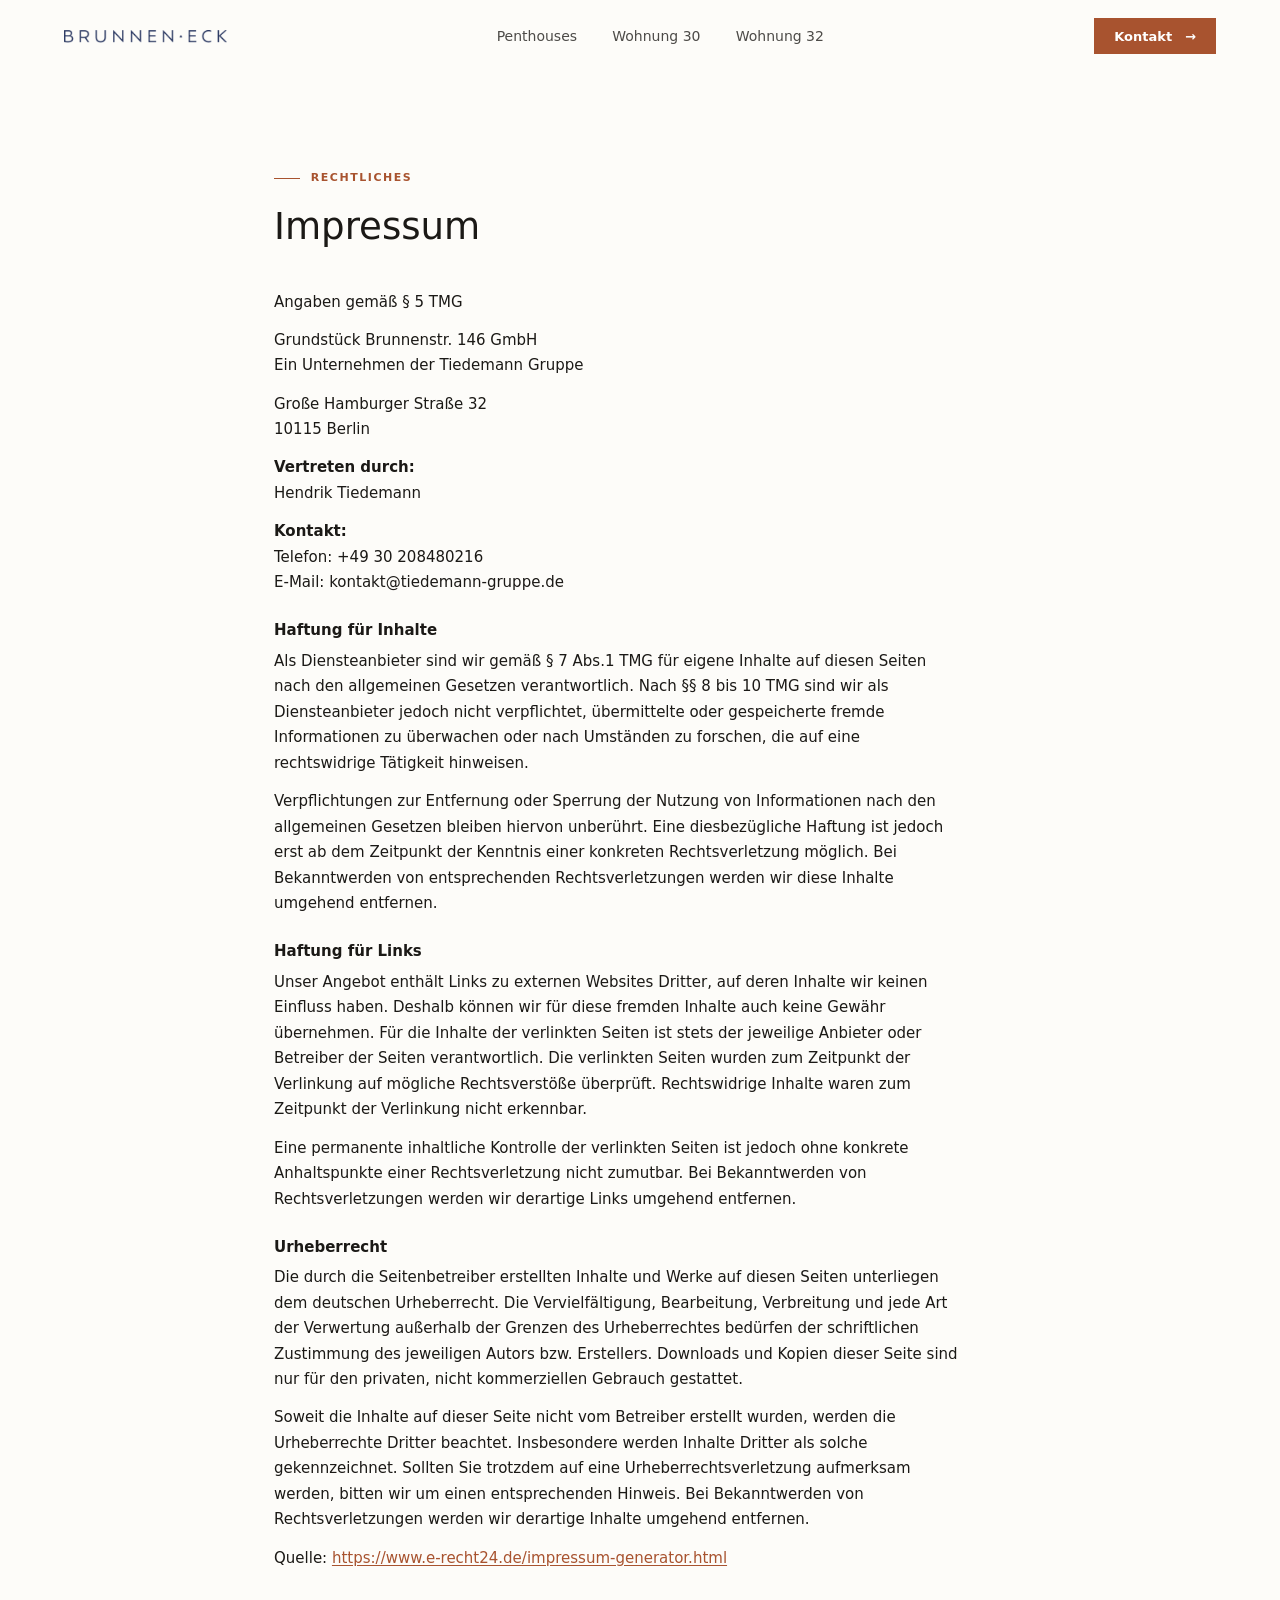
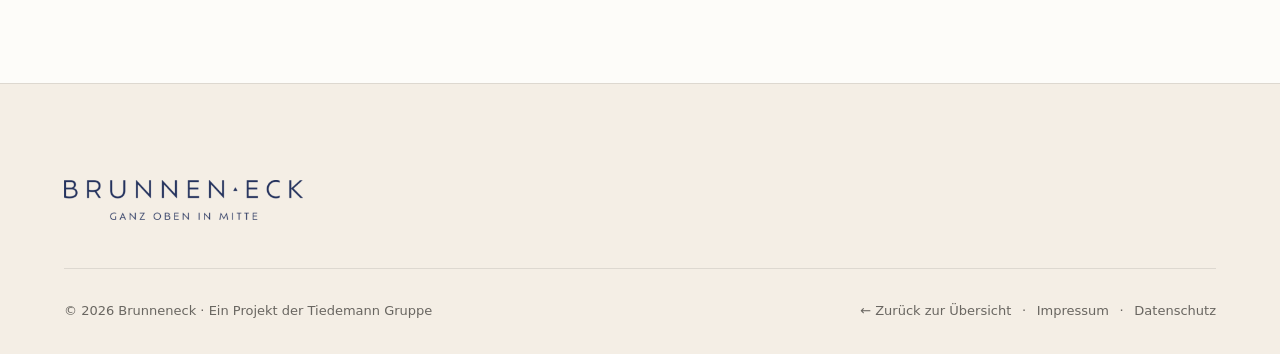
<file: impressum.html>
<!DOCTYPE html>
<html lang="de">
<head>
<meta charset="utf-8">
<meta name="viewport" content="width=device-width, initial-scale=1">
<title>Impressum · Brunneneck Berlin Mitte</title>
<meta name="description" content="Impressum Brunneneck Berlin Mitte">
<meta name="robots" content="noindex">
<link rel="icon" href="favicon.ico" sizes="any">
<link rel="icon" type="image/png" sizes="32x32" href="fotos/logo/favicon-32.png">
<link rel="apple-touch-icon" href="apple-touch-icon.png">
<meta name="theme-color" content="#fdfcf9">
<style>
:root {
  --ink:      #1b1916;
  --ink-2:    #2a2622;
  --paper:    #f8f4ee;
  --paper-2:  #f0eae0;
  --white:    #fdfcf9;
  --brick:    #a8532f;
  --brick-dk: #8e4426;
  --timber:   #d4b285;
  --sand:     #f4eee5;
  --navy:     #24325d;
  --muted:    rgba(27,25,22,.64);
  --rule:     rgba(27,25,22,.1);
  --rule-inv: rgba(251,249,245,.14);
  --g:   clamp(1.25rem, 5vw, 4.5rem);
  --max: 1320px;
  --sans:  'Segoe UI', system-ui, -apple-system, 'Helvetica Neue', Arial, sans-serif;
  /* Typo-Skala nach Tiedemann Design System: display 40/1.05 · h1 28/1.2 · h2 20/1.3 · body 15/1.6 · small 13/1.5 · label 11/600/.14em */
  --fs-display: clamp(40px, 4.4vw, 64px);
  --fs-h1: clamp(28px, 2.9vw, 40px);
  --fs-h2: 20px;
  --fs-body: 15px;
  --fs-lead: 17px;
  --fs-small: 13px;
  --fs-label: 11px;
  --fs-button: 14px;
  --ease:  cubic-bezier(.2,.7,.2,1);
}
*, *::before, *::after { box-sizing: border-box; margin: 0; padding: 0; }
html { scroll-behavior: smooth; scroll-padding-top: 72px; }
body { font-family: var(--sans); font-weight: 400; color: var(--ink); background: var(--white); font-size: var(--fs-body); line-height: 1.6; -webkit-font-smoothing: antialiased; overflow-x: hidden; }
img { display: block; max-width: 100%; }
a { color: inherit; text-decoration: none; }
button { font: inherit; color: inherit; }
/* Titel = Wortpaar: zurücktretendes Wort Light 300, tragendes Wort (em) SemiBold 600 */
h1, h2, h3 { font-family: var(--sans); font-weight: 300; line-height: 1.2; letter-spacing: 0; }
h2 { font-size: var(--fs-h1); }
h3 { font-size: var(--fs-h2); line-height: 1.3; }
h1 em, h2 em, h3 em { font-style: normal; font-weight: 600; }
.wrap { max-width: var(--max); margin-inline: auto; padding-inline: var(--g); }
.label { display: inline-flex; align-items: center; gap: .7rem; font-size: var(--fs-label); font-weight: 600; line-height: 1.4; letter-spacing: .14em; text-transform: uppercase; color: var(--brick); }
.label::before { content: ''; width: 1.6rem; height: 1px; background: currentColor; flex-shrink: 0; }
.lead { font-size: var(--fs-lead); font-weight: 400; color: var(--muted); max-width: 62ch; line-height: 1.6; }
.lead + .lead { margin-top: 1rem; }
section { padding-block: clamp(6rem, 12vw, 10rem); }
.paper { background: var(--paper); }
.sand  { background: var(--sand); }
.caption { font-size: var(--fs-small); line-height: 1.5; color: var(--muted); margin-top: .8rem; }

/* Buttons & links */
.btn { display: inline-flex; align-items: center; gap: .8rem; font-size: var(--fs-button); font-weight: 600; line-height: 1; letter-spacing: 0; padding: 1rem 1.6rem; border: 1px solid transparent; cursor: pointer; transition: background .25s, color .25s, border-color .25s; border-radius: 0; }
.btn .arr { transition: transform .25s var(--ease); }
.btn:hover .arr { transform: translateX(4px); }
.btn-brick { background: var(--brick); color: #fff; }
.btn-brick:hover { background: var(--brick-dk); }
.btn-ghost { border-color: rgba(255,255,255,.45); color: #fff; }
.btn-ghost:hover { background: rgba(255,255,255,.12); }
.btn-ink { background: var(--navy); color: #fff; }
.btn-ink:hover { background: var(--brick); }
.tlink { display: inline-flex; align-items: center; gap: .6rem; font-size: var(--fs-button); font-weight: 600; border-bottom: 1px solid currentColor; padding-bottom: .2rem; transition: gap .25s var(--ease), color .2s; }
.tlink:hover { gap: 1rem; color: var(--brick); }

/* NAV */
.nav { position: fixed; inset: 0 0 auto; z-index: 80; color: var(--ink); background: rgba(253,252,249,.97); backdrop-filter: blur(14px); -webkit-backdrop-filter: blur(14px); transition: box-shadow .35s; }
.nav.solid { box-shadow: 0 1px 0 var(--rule), 0 8px 24px rgba(27,25,22,.04); }
.nav-in { height: 72px; display: flex; align-items: center; justify-content: space-between; gap: 2rem; }
.logo { display: inline-flex; align-items: center; gap: 1rem; white-space: nowrap; flex-shrink: 0; }
.logo img { height: 13px; width: auto; }
.logo small { font-size: var(--fs-label); font-weight: 600; letter-spacing: .14em; text-transform: uppercase; color: var(--muted); padding-left: 1rem; border-left: 1px solid var(--rule); line-height: 1.4; }
.nav ul { display: flex; gap: 2.2rem; list-style: none; font-size: var(--fs-button); }
.nav ul a { opacity: .78; transition: opacity .2s; white-space: nowrap; }
.nav ul a:hover { opacity: 1; }
.nav .btn { padding: .65rem 1.2rem; font-size: var(--fs-small); }
@media (max-width: 520px) { .logo img { height: 11px; } .nav-in { gap: 1rem; } }
@media (max-width: 1080px) { .nav ul { display: none; } }
@media (max-width: 1280px) { .logo small { display: none; } }

/* HERO */
.hero { position: relative; min-height: 100svh; display: grid; align-items: end; color: #fff; overflow: hidden; padding: 0; }
.hero-media { position: absolute; inset: 0; }
.hero-media img { width: 100%; height: 100%; object-fit: cover; animation: heroZoom 9s linear both; }
@keyframes heroZoom { from { transform: scale(1.06); } to { transform: scale(1); } }
.hero::after { content: ''; position: absolute; inset: 0; background: linear-gradient(90deg, rgba(20,18,15,.62) 0%, rgba(20,18,15,.4) 45%, rgba(20,18,15,0) 75%), linear-gradient(180deg, rgba(20,18,15,0) 0%, rgba(20,18,15,0) 20%, rgba(20,18,15,.46) 46%, rgba(20,18,15,.8) 100%); pointer-events: none; }
.hero-body { position: relative; z-index: 2; padding-top: 140px; }
.hero .label { color: #fff; }
.hero h1 { font-size: var(--fs-display); line-height: 1.05; margin-top: 1.4rem; max-width: 18ch; }
.hero h1 em { color: #f8eedd; }
@media (max-width: 760px) { .hero::after { background: linear-gradient(180deg, rgba(20,18,15,0) 0%, rgba(20,18,15,.25) 8%, rgba(20,18,15,.6) 16%, rgba(20,18,15,.62) 60%, rgba(20,18,15,.84) 100%); } .hero h1 em { color: #fff; } }
.hero-row { display: flex; justify-content: space-between; align-items: flex-end; gap: 2rem; flex-wrap: wrap; margin-top: 2rem; }
.hero-row p { max-width: 52ch; color: rgba(255,255,255,.94); font-size: var(--fs-lead); }
.hero-cta { display: flex; gap: .8rem; flex-wrap: wrap; }
.hero-facts { position: relative; z-index: 2; margin-top: clamp(2.5rem, 6vh, 4rem); border-top: 1px solid rgba(255,255,255,.22); display: grid; grid-template-columns: repeat(4, 1fr); }
.hero-facts > div { padding: 1.3rem 1.5rem 1.6rem 0; min-width: 0; }
.hero-facts b { display: block; font-weight: 300; font-size: clamp(22px, 2.2vw, 28px); line-height: 1.2; }
.hero-facts span { display: block; font-size: var(--fs-label); font-weight: 600; letter-spacing: .14em; text-transform: uppercase; color: rgba(255,255,255,.86); margin-top: .5rem; }
@media (max-width: 760px) {
  .hero-facts { grid-template-columns: 1fr 1fr; }
  .hero-facts > div:nth-child(-n+2) { border-bottom: 1px solid rgba(255,255,255,.14); }
}

/* INTRO */
.intro { display: grid; grid-template-columns: 1.1fr .9fr; gap: clamp(2.5rem, 7vw, 7rem); align-items: center; }
.intro h2 { margin-top: 1.2rem; max-width: 20ch; }
.intro .lead:first-of-type { margin-top: 1.6rem; }
.intro-img { aspect-ratio: 4/5; overflow: hidden; background: var(--paper-2); cursor: zoom-in; }
.intro-img img { width: 100%; height: 100%; object-fit: cover; transition: transform 1.2s var(--ease); }
.intro-img:hover img { transform: scale(1.03); }
.kpis { display: grid; grid-template-columns: 1fr 1fr; margin-top: 2.5rem; border-top: 1px solid var(--rule); }
.kpis div { padding: 1.1rem 0; border-bottom: 1px solid var(--rule); min-width: 0; }
.kpis div:nth-child(odd) { padding-right: 1rem; border-right: 1px solid var(--rule); }
.kpis div:nth-child(even) { padding-left: 1.2rem; }
.kpis div:last-child:nth-child(odd) { grid-column: 1 / -1; border-right: 0; }
.kpis b { display: block; font-weight: 300; font-size: var(--fs-h1); line-height: 1.2; }
.kpis span { font-size: var(--fs-label); font-weight: 600; letter-spacing: .14em; text-transform: uppercase; color: var(--muted); }
@media (max-width: 860px) { .intro { grid-template-columns: 1fr; } .intro-img { aspect-ratio: 4/3; order: -1; } }

/* GALLERY RAIL */
.view { padding-bottom: 0; }
.sec-head { display: flex; justify-content: space-between; align-items: flex-end; gap: 2rem; flex-wrap: wrap; margin-bottom: clamp(2.5rem, 5vw, 4rem); }
.sec-head h2 { margin-top: 1.2rem; max-width: 18ch; }
.rail { display: flex; gap: clamp(.6rem, 1.2vw, 1rem); overflow-x: auto; scroll-snap-type: x mandatory; scrollbar-width: none; padding: clamp(2.5rem, 5vw, 4rem) var(--g) clamp(6rem, 12vw, 10rem); }
.rail::-webkit-scrollbar { display: none; }
.rail figure { flex: 0 0 auto; scroll-snap-align: start; height: clamp(280px, 56vh, 600px); max-width: calc(100vw - 2 * var(--g)); overflow: hidden; cursor: zoom-in; background: var(--paper-2); }
.rail figure:focus-visible { outline-offset: -3px; }
.rail img { height: 100%; width: auto; max-width: none; object-fit: cover; transition: transform 1.2s var(--ease); }
.rail figure:hover img { transform: scale(1.03); }
.rail-ctrl { display: flex; gap: .5rem; }
.rail-ctrl button { width: 3rem; height: 3rem; border-radius: 0; border: 1px solid var(--rule); background: none; cursor: pointer; font-size: 1rem; transition: background .2s, color .2s; }
.rail-ctrl button:hover { background: var(--navy); border-color: var(--navy); color: #fff; }

/* AUSSTATTUNG */
.equip { display: grid; grid-template-columns: 1fr 1.25fr; gap: clamp(2.5rem, 7vw, 7rem); align-items: start; }
.equip h2 { margin-top: 1.2rem; max-width: 16ch; }
.equip .lead { margin-top: 1.4rem; }
.feat { list-style: none; columns: 2; column-gap: clamp(1.5rem, 4vw, 3rem); }
.feat li { break-inside: avoid; padding: .75rem 0 .75rem 1.6rem; position: relative; font-size: var(--fs-body); border-bottom: 1px dashed var(--rule); }
.feat li::before { content: ''; position: absolute; left: 0; top: 1.3rem; width: .55rem; height: 1px; background: var(--brick); }
@media (max-width: 860px) { .equip { grid-template-columns: 1fr; } }
@media (max-width: 560px) { .feat { columns: 1; } }

/* GRUNDRISS */
.plan-grid { display: grid; grid-template-columns: minmax(0, 1fr) minmax(0, 1.4fr); gap: clamp(2rem, 5vw, 5rem); align-items: start; }
.plan-grid h2 { margin-top: 1.2rem; max-width: 16ch; }
.plan-grid .lead { margin-top: 1.4rem; }
.lead b { font-weight: 600; color: var(--ink); }
.plan { background: #fff; border: 1px solid var(--rule); padding: clamp(1rem, 2.5vw, 2rem); position: relative; cursor: zoom-in; }
.plan img { width: 100%; height: auto; }
.plan-vars { display: flex; flex-wrap: wrap; gap: .4rem; margin-top: 1rem; }
.plan-vars button { font: inherit; font-size: var(--fs-small); font-weight: 600; padding: .6rem 1rem; min-height: 40px; border: 1px solid var(--rule); background: transparent; color: var(--ink); cursor: pointer; border-radius: 0; transition: background .2s, color .2s, border-color .2s; }
.plan-vars button:hover { border-color: var(--navy); }
.plan-vars button[aria-pressed="true"] { background: var(--navy); border-color: var(--navy); color: #fff; }
.plan-meta { display: flex; justify-content: space-between; gap: 1rem; flex-wrap: wrap; font-size: var(--fs-small); color: var(--muted); margin-top: .9rem; }
.plan-zoom { position: absolute; top: 1rem; right: 1rem; width: 2.6rem; height: 2.6rem; border-radius: 0; background: var(--navy); color: #fff; display: grid; place-items: center; font-size: 1.1rem; opacity: .85; transition: opacity .2s, transform .2s; }
.plan:hover .plan-zoom { opacity: 1; transform: scale(1.08); }
@media (max-width: 900px) { .plan-grid { grid-template-columns: 1fr; } }

/* LAGE */
.loc { display: grid; grid-template-columns: 1fr 1fr; min-height: 80vh; padding: 0; }
.loc-img { overflow: hidden; }
.loc-img img { width: 100%; height: 100%; object-fit: cover; }
.loc-text { padding: clamp(4rem, 9vw, 8rem) var(--g); display: flex; flex-direction: column; justify-content: center; }
.loc-text h2 { margin-top: 1.2rem; }
.loc-text .lead:first-of-type { margin-top: 1.6rem; }
.addr { margin-top: 2.5rem; padding-top: 1.4rem; border-top: 1px solid var(--rule); font-size: var(--fs-small); color: var(--muted); }
@media (max-width: 860px) { .loc { grid-template-columns: 1fr; } .loc-img { aspect-ratio: 4/5; max-height: 70vh; } }

/* WEITERE WOHNUNGEN */
.others { display: grid; grid-template-columns: 1fr 1fr; gap: clamp(1rem, 2vw, 1.6rem); }
.other { display: flex; flex-direction: column; background: var(--white); border: 1px solid var(--rule); transition: border-color .2s; }
.other:hover { border-color: var(--brick); }
.other-img { aspect-ratio: 3/2; overflow: hidden; background: var(--paper-2); }
.other-img img { width: 100%; height: 100%; object-fit: cover; transition: transform 1.2s var(--ease); }
.other:hover .other-img img { transform: scale(1.03); }
.other-body { padding: clamp(1.3rem, 2.5vw, 2rem); display: flex; flex-direction: column; flex: 1; }
.other h3 { margin-top: 1rem; font-size: var(--fs-h1); line-height: 1.2; }
.other p { margin-top: .6rem; color: var(--muted); font-size: var(--fs-small); }
.other .tlink { margin-top: auto; padding-top: 1.4rem; align-self: flex-start; border-bottom: 0; }
.other .tlink span { border-bottom: 1px solid currentColor; padding-bottom: .2rem; }
@media (max-width: 760px) { .others { grid-template-columns: 1fr; } }

/* CONTACT */
.contact { display: grid; grid-template-columns: 1fr 1.15fr; gap: clamp(2.5rem, 7vw, 7rem); align-items: start; }
.contact h2 { margin-top: 1.2rem; }
.contact .lead { margin-top: 1.4rem; }
.cards { margin-top: 2.5rem; display: grid; gap: .6rem; }
.cards a, .cards div { display: flex; justify-content: space-between; align-items: center; gap: 1rem; padding: 1.1rem 1.3rem; background: var(--white); border: 1px solid var(--rule); transition: border-color .2s; }
.cards a:hover { border-color: var(--brick); }
.cards span { font-size: var(--fs-label); font-weight: 600; letter-spacing: .14em; text-transform: uppercase; color: var(--muted); flex-shrink: 0; }
.cards b { font-weight: 400; font-size: var(--fs-body); text-align: right; min-width: 0; overflow-wrap: anywhere; }
.terms { margin-top: 1.6rem; padding-top: 1.2rem; border-top: 1px solid var(--rule); font-size: var(--fs-small); color: var(--muted); }
form { background: var(--white); padding: clamp(1.5rem, 4vw, 3rem); border: 1px solid var(--rule); }
.f-row { display: grid; grid-template-columns: 1fr 1fr; gap: 1.4rem; }
.f { margin-bottom: 1.5rem; }
.f > label, .f .f-label { display: block; font-size: var(--fs-label); font-weight: 600; letter-spacing: .14em; text-transform: uppercase; color: var(--muted); margin-bottom: .45rem; }
.f input, .f textarea { width: 100%; font: inherit; font-size: var(--fs-body); color: var(--ink); background: transparent; border: 0; border-bottom: 1px solid var(--rule); padding: .6rem 0; border-radius: 0; transition: border-color .2s; }
.f input:focus, .f textarea:focus { outline: none; border-color: var(--brick); }
.f textarea { min-height: 120px; resize: vertical; }
.chips { display: flex; flex-wrap: wrap; gap: .5rem; border: 0; }
.chips label { position: relative; margin: 0; font-size: var(--fs-small); color: var(--ink); }
.chips input { position: absolute; opacity: 0; pointer-events: none; }
.chips span { display: inline-block; padding: .55rem 1rem; border: 1px solid var(--rule); border-radius: 0; cursor: pointer; transition: .2s; }
.chips input:checked + span { background: var(--navy); color: #fff; border-color: var(--navy); }
.chips input:focus-visible + span { outline: 2px solid var(--brick); outline-offset: 2px; }
.consent { display: flex; gap: .8rem; align-items: flex-start; font-size: var(--fs-small); color: var(--muted); margin-bottom: 1.6rem; }
.consent input { margin-top: .25rem; accent-color: var(--brick); }
@media (max-width: 860px) { .contact { grid-template-columns: 1fr; } }
@media (max-width: 520px) { .f-row { grid-template-columns: 1fr; gap: 0; } }

/* FOOTER */
footer { background: var(--sand); color: var(--muted); font-size: var(--fs-small); border-top: 1px solid var(--rule); }
.foot { display: flex; justify-content: space-between; gap: 1.5rem; flex-wrap: wrap; padding-block: 2rem; border-top: 1px solid var(--rule); }
.foot a { transition: color .2s; }
.foot a:hover { color: var(--brick); }
.foot-big { padding-block: clamp(3.5rem, 8vw, 6rem) clamp(2rem, 4vw, 3rem); }
.foot-big img { height: 40px; width: auto; }
@media (max-width: 520px) { .foot-big img { height: 32px; } }

/* LIGHTBOX */
.lb { position: fixed; inset: 0; z-index: 200; background: rgba(15,13,11,.95); display: grid; place-items: center; opacity: 0; visibility: hidden; pointer-events: none; transition: opacity .3s, visibility 0s .3s; padding: 4.5rem 1rem 2rem; }
.lb.open { opacity: 1; visibility: visible; pointer-events: auto; transition: opacity .3s; }
.lb-stage { max-width: 100%; }
.lb img { max-width: min(94vw, 1400px); max-height: 78svh; object-fit: contain; margin-inline: auto; }
.lb img.plan-img { background: #fff; }
.lb p { color: rgba(255,255,255,.7); font-size: var(--fs-small); text-align: center; margin-top: 1rem; }
.lb-btn { position: absolute; width: 3rem; height: 3rem; border-radius: 0; border: 1px solid rgba(255,255,255,.3); background: rgba(15,13,11,.5); color: #fff; font-size: 1.2rem; cursor: pointer; transition: background .2s; }
.lb-btn:hover { background: rgba(255,255,255,.14); }
.lb-x { top: 1.2rem; right: 1.2rem; font-size: 1.4rem; }
.lb-prev { left: 1.2rem; top: 50%; transform: translateY(-50%); }
.lb-next { right: 1.2rem; top: 50%; transform: translateY(-50%); }
.lb-count { position: absolute; top: 1.2rem; left: 1.2rem; height: 3rem; display: flex; align-items: center; color: rgba(255,255,255,.7); font-size: var(--fs-small); }
.lb.single .lb-prev, .lb.single .lb-next, .lb.single .lb-count { display: none; }
@media (max-width: 700px) { .lb-prev, .lb-next { top: auto; bottom: 1rem; transform: none; } .lb { padding-bottom: 5rem; } }

/* Reveal */
.r { opacity: 0; transform: translateY(24px); transition: opacity 1s var(--ease), transform 1s var(--ease); }
.r.in { opacity: 1; transform: none; }
@media (prefers-reduced-motion: reduce) {
  html { scroll-behavior: auto; }
  .r { opacity: 1; transform: none; transition: none; }
  .hero-media img { animation: none; }
  .rail img, .intro-img img, .other-img img { transition: none; }
}
:focus-visible { outline: 2px solid var(--brick); outline-offset: 3px; }

/* Heller Header: Foto frei, Text auf heller Fläche */
.hero { min-height: 0; display: block; color: var(--ink); padding-top: 72px; background: var(--paper); }
.hero::after { display: none; }
.hero-media { position: relative; inset: auto; height: clamp(360px, 64svh, 760px); overflow: hidden; }
.hero-body { position: relative; z-index: 2; background: var(--white); margin-top: clamp(-180px, -12vw, -64px); padding-top: clamp(2rem, 4vw, 3.5rem); padding-bottom: .5rem; }
.hero .label { color: var(--brick); }
.hero h1 { margin-top: 1.2rem; }
.hero h1 em { color: var(--ink); }
.hero-row p { color: var(--muted); }
.hero .btn-ghost { border-color: rgba(27,25,22,.22); color: var(--ink); }
.hero .btn-ghost:hover { background: rgba(27,25,22,.05); border-color: var(--navy); }
.hero-facts { border-top: 1px solid var(--rule); }
.hero-facts b { color: var(--ink); }
.hero-facts span { color: var(--muted); }
.hero-ctrl { color: var(--muted); }
.hero-ctrl button { border-color: rgba(27,25,22,.22); color: var(--ink); }
.hero-ctrl button:hover { background: rgba(27,25,22,.05); }
.hero-bar { background: var(--rule); }
.hero-bar i { background: var(--navy); }
@media (max-width: 760px) {
  .hero-media { height: clamp(260px, 46svh, 420px); }
  .hero-body { margin-top: 0; }
  .hero h1 em { color: var(--ink); }
  .hero-facts > div:nth-child(-n+2) { border-bottom: 1px solid var(--rule); }
}

.legal { padding-top: calc(72px + clamp(3rem, 7vw, 6rem)); padding-bottom: clamp(4rem, 9vw, 7rem); }
.legal .wrap { max-width: 860px; }
.legal h1 { font-size: var(--fs-h1); margin: 1.2rem 0 2.5rem; }
.legal h2 { font-size: var(--fs-h2); line-height: 1.3; font-weight: 600; margin: 2.5rem 0 .8rem; }
.legal h3 { font-size: var(--fs-body); font-weight: 600; margin: 1.6rem 0 .5rem; }
.legal p, .legal li { font-size: var(--fs-body); line-height: 1.7; color: var(--ink); max-width: 72ch; }
.legal p + p { margin-top: .8rem; }
.legal ul, .legal ol { margin: .6rem 0 .6rem 1.2rem; }
.legal a { color: var(--brick); text-decoration: underline; text-underline-offset: 2px; word-break: break-word; }
</style>
</head>
<body>
<header class="nav" id="nav">
  <div class="wrap nav-in">
    <a class="logo" href="index.html"><img src="fotos/logo/brunnen-eck-wortmarke.png" alt="Brunnen-Eck" width="400" height="32"></a>
    <ul>
      <li><a href="index.html">Penthouses</a></li>
      <li><a href="wohnung-30.html">Wohnung 30</a></li>
      <li><a href="wohnung-32.html">Wohnung 32</a></li>
    </ul>
    <a class="btn btn-brick" href="index.html#kontakt">Kontakt <span class="arr">→</span></a>
  </div>
</header>
<main class="legal">
  <div class="wrap">
    <span class="label">Rechtliches</span>
    <h1>Impressum</h1>
 
 <p>Angaben gemäß § 5 TMG</p>
 <p>Grundstück Brunnenstr. 146 GmbH<br> Ein Unternehmen der Tiedemann Gruppe</p>
 <p>Große Hamburger Straße 32<br> 10115 Berlin</p>
 <p><strong>Vertreten durch:</strong><br> Hendrik Tiedemann</p>
 <p><strong>Kontakt:</strong><br> Telefon: +49 30 208480216<br> E-Mail: kontakt@tiedemann-gruppe.de</p>
  <h3>Haftung für Inhalte</h3>
 <p>Als Diensteanbieter sind wir gemäß § 7 Abs.1 TMG für eigene Inhalte auf diesen Seiten nach den allgemeinen Gesetzen verantwortlich. Nach §§ 8 bis 10 TMG sind wir als Diensteanbieter jedoch nicht verpflichtet, übermittelte oder gespeicherte fremde Informationen zu überwachen oder nach Umständen zu forschen, die auf eine rechtswidrige Tätigkeit hinweisen.</p>
 <p>Verpflichtungen zur Entfernung oder Sperrung der Nutzung von Informationen nach den allgemeinen Gesetzen bleiben hiervon unberührt. Eine diesbezügliche Haftung ist jedoch erst ab dem Zeitpunkt der Kenntnis einer konkreten Rechtsverletzung möglich. Bei Bekanntwerden von entsprechenden Rechtsverletzungen werden wir diese Inhalte umgehend entfernen.</p>
  <h3>Haftung für Links</h3>
 <p>Unser Angebot enthält Links zu externen Websites Dritter, auf deren Inhalte wir keinen Einfluss haben. Deshalb können wir für diese fremden Inhalte auch keine Gewähr übernehmen. Für die Inhalte der verlinkten Seiten ist stets der jeweilige Anbieter oder Betreiber der Seiten verantwortlich. Die verlinkten Seiten wurden zum Zeitpunkt der Verlinkung auf mögliche Rechtsverstöße überprüft. Rechtswidrige Inhalte waren zum Zeitpunkt der Verlinkung nicht erkennbar.</p>
 <p>Eine permanente inhaltliche Kontrolle der verlinkten Seiten ist jedoch ohne konkrete Anhaltspunkte einer Rechtsverletzung nicht zumutbar. Bei Bekanntwerden von Rechtsverletzungen werden wir derartige Links umgehend entfernen.</p>
  <h3>Urheberrecht</h3>
 <p>Die durch die Seitenbetreiber erstellten Inhalte und Werke auf diesen Seiten unterliegen dem deutschen Urheberrecht. Die Vervielfältigung, Bearbeitung, Verbreitung und jede Art der Verwertung außerhalb der Grenzen des Urheberrechtes bedürfen der schriftlichen Zustimmung des jeweiligen Autors bzw. Erstellers. Downloads und Kopien dieser Seite sind nur für den privaten, nicht kommerziellen Gebrauch gestattet.</p>
 <p>Soweit die Inhalte auf dieser Seite nicht vom Betreiber erstellt wurden, werden die Urheberrechte Dritter beachtet. Insbesondere werden Inhalte Dritter als solche gekennzeichnet. Sollten Sie trotzdem auf eine Urheberrechtsverletzung aufmerksam werden, bitten wir um einen entsprechenden Hinweis. Bei Bekanntwerden von Rechtsverletzungen werden wir derartige Inhalte umgehend entfernen.</p>
 <p>Quelle: <a href="https://www.e-recht24.de/impressum-generator.html" target="_blank" rel="noopener">https://www.e-recht24.de/impressum-generator.html</a></p>
  </div>
</main>
<footer>
  <div class="wrap">
    <div class="foot-big"><a href="index.html"><img src="fotos/logo/brunnen-eck-logo.png" alt="Brunnen-Eck – Ganz oben in Mitte" loading="lazy" width="400" height="67"></a></div>
    <div class="foot">
      <span>© 2026 Brunneneck · Ein Projekt der Tiedemann Gruppe</span>
      <span><a href="index.html">← Zurück zur Übersicht</a> &ensp;·&ensp; <a href="impressum.html">Impressum</a> &ensp;·&ensp; <a href="datenschutz.html">Datenschutz</a></span>
    </div>
  </div>
</footer>
</body>
</html>
</file>
